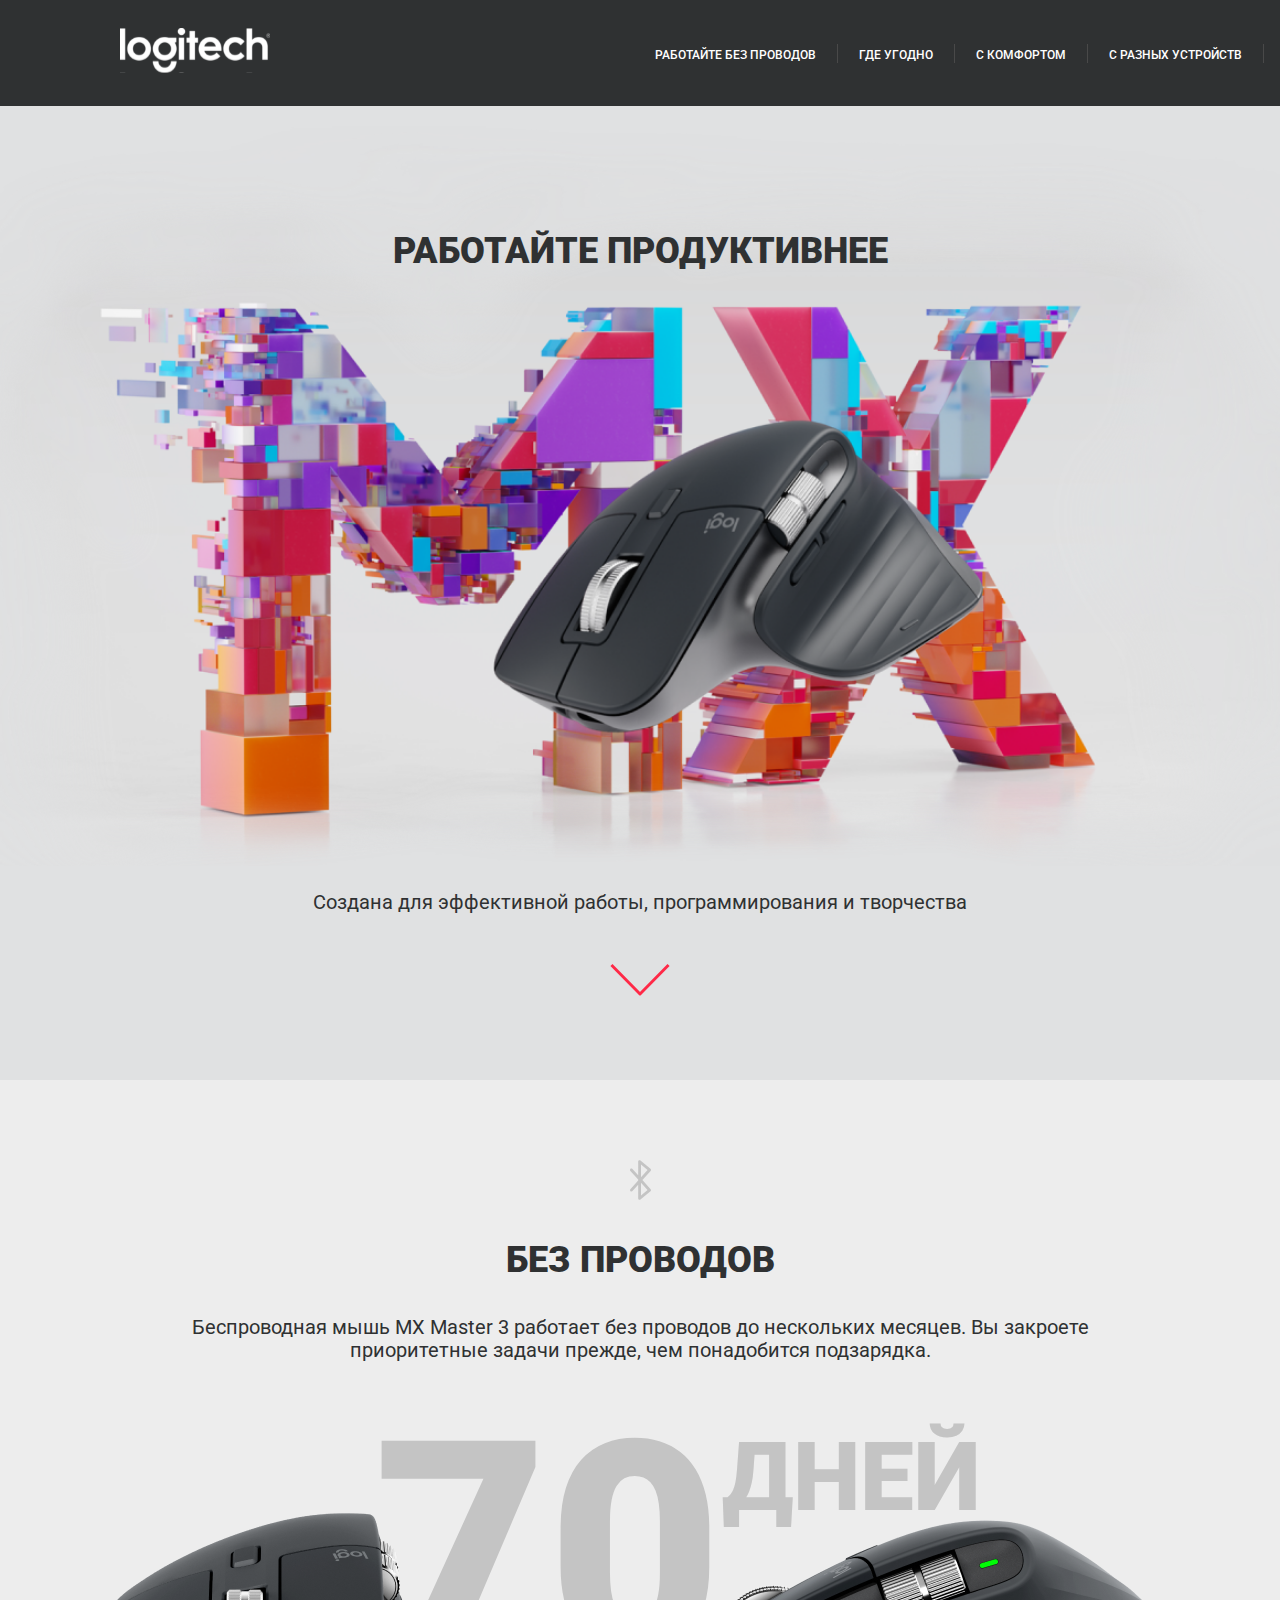
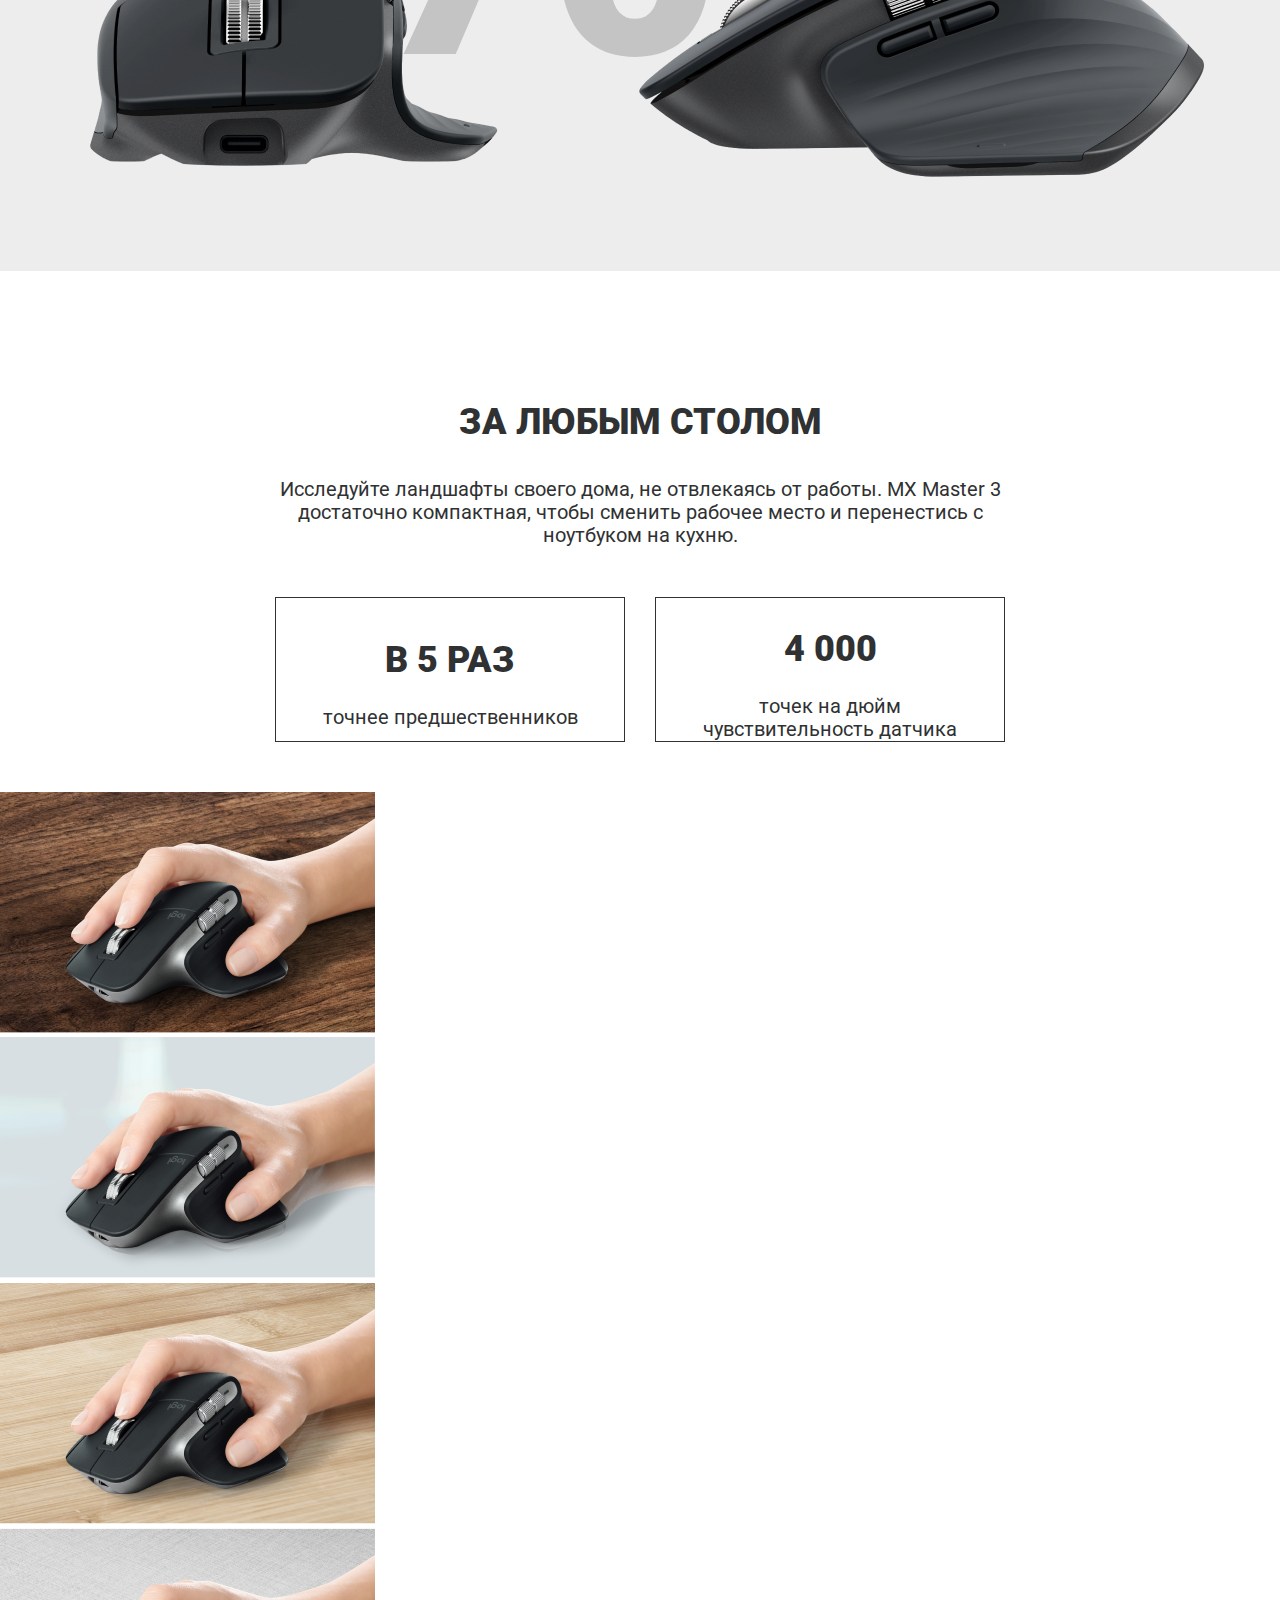
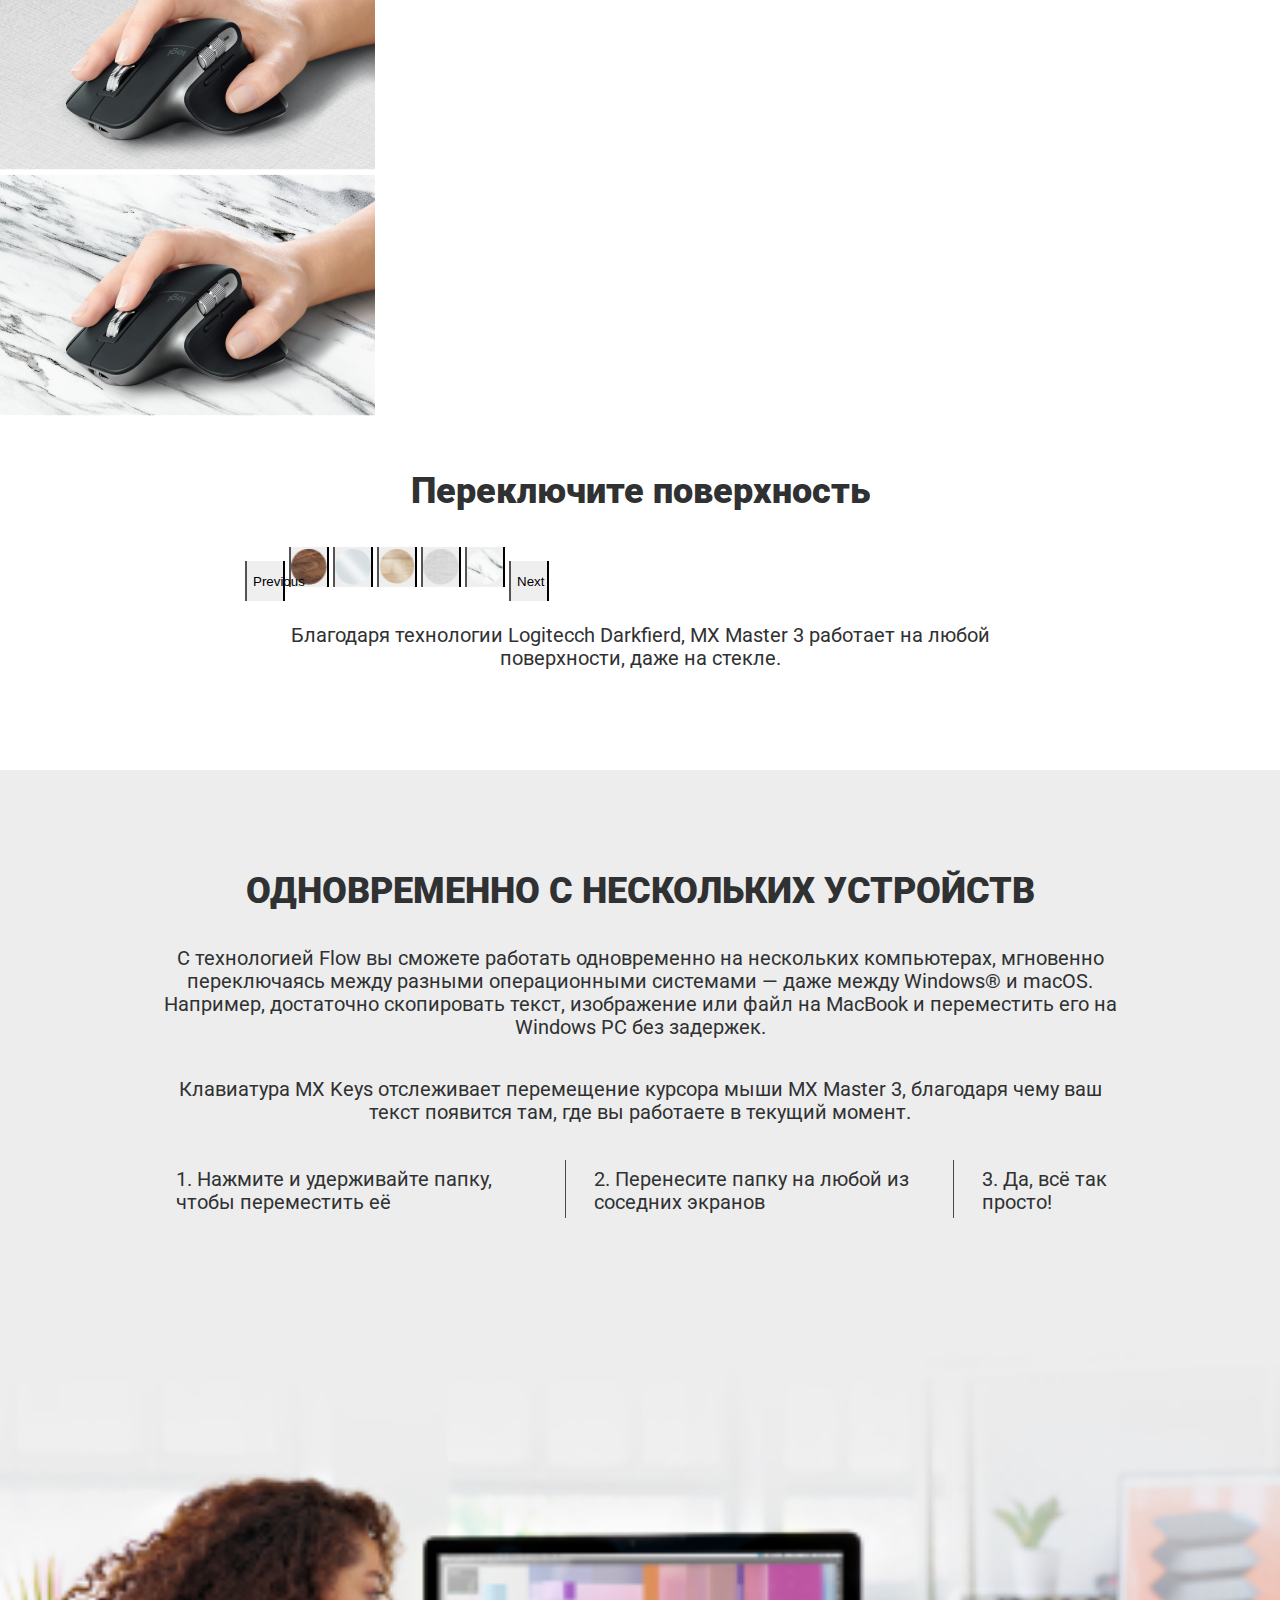
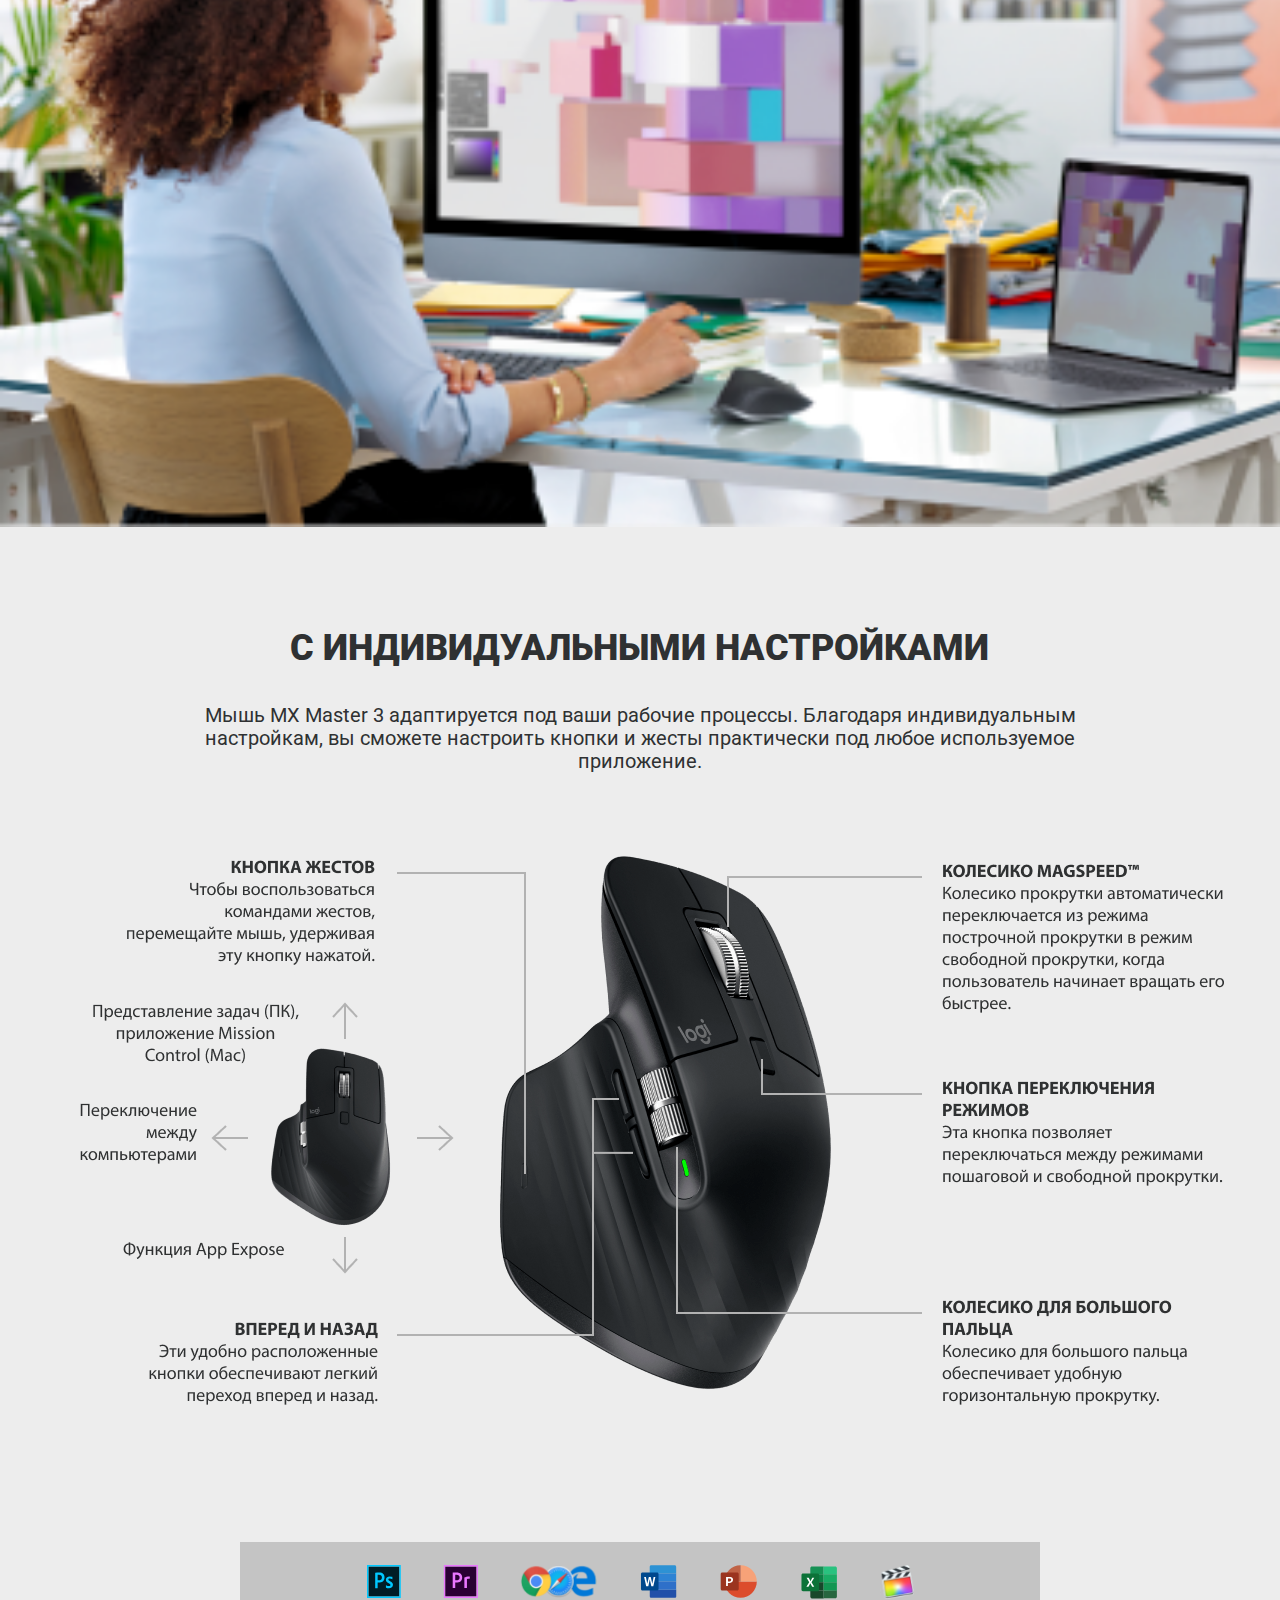
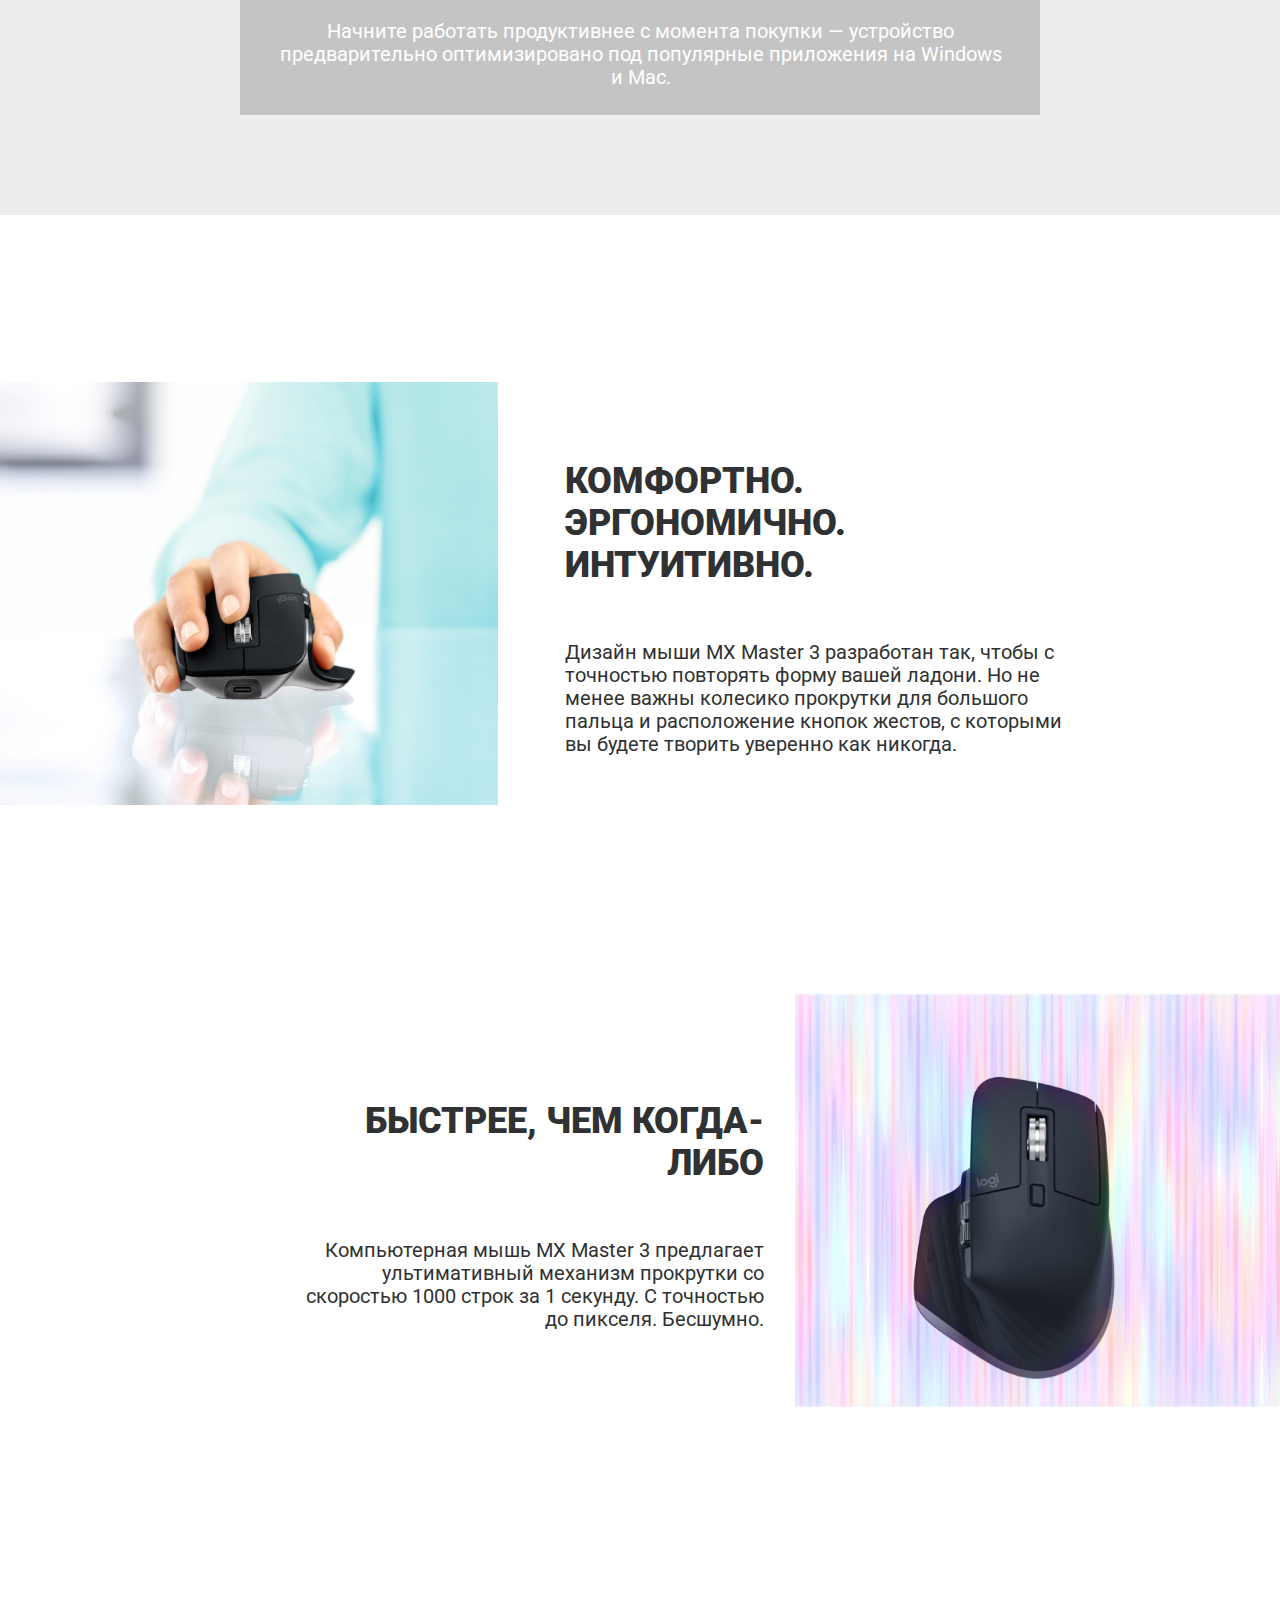
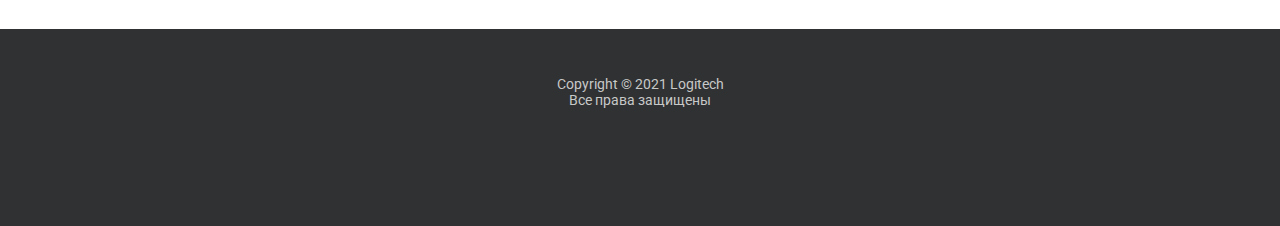
<file: public_html/index.html>
<!DOCTYPE html>
<html lang="en">
<head>
    <meta charset="UTF-8">
    <meta http-equiv="X-UA-Compatible" content="IE=edge">
    <meta name="viewport" content="width=device-width, initial-scale=1.0">
    <title>>MX Master 3</title>
    <link rel="preconnect" href="https://fonts.gstatic.com">
    <link href="https://fonts.googleapis.com/css2?family=Roboto:wght@400;500;900&display=swap" rel="stylesheet">
    <link href="https://cdn.jsdelivr.net/npm/bootstrap@5.0.0-beta2/dist/css/bootstrap.min.css" rel="stylesheet" integrity="sha384-BmbxuPwQa2lc/FVzBcNJ7UAyJxM6wuqIj61tLrc4wSX0szH/Ev+nYRRuWlolflfl" crossorigin="anonymous">
    <link rel="stylesheet" type="text/css" href="style.css">
</head>
<body>
    <section class="top">		
        <header class="header center">
            <input id="toggler" type="checkbox">
            <label class="header__menu-open" for="toggler">
                <div class="header__burger">
                    <svg class="burger-icon" viewBox="0 0 31 20" fill="none" xmlns="http://www.w3.org/2000/svg">
                        <path d="M30.5 18L0.5 18M30.5 10.1311L0.500007 10.1311M30.5 2.2623L0.500038 2.2623" stroke="#2F3132" stroke-width="4"/>
                    </svg>                            
                </div>
            </label>
            <nav class="menu center">
                <a class="logo-margin logo-white-link" href="index.html"><img class="header__logo" src="img/Logo_Logitech 1.svg" alt="logo"></a>
                <div class=menu__mobile>
                    <a class="mobile__nav-link" href="#bluetooth">БЕЗ ПРОВОДОВ</a>
                    <a class="mobile__nav-link" href="#info">ЗА ЛЮБЫМ СТОЛОМ</a>
                    <a class="mobile__nav-link" href="#flow">ОДНОВРЕМЕННО С НЕСКОЛЬКИХ УСТРОЙСТВ</a>
                    <a class="mobile__nav-link" href="#settings">С ИНДИВИДУАЛЬНЫМИ НАСТРОЙКАМИ</a>
                    <a class="mobile__nav-link" href="#mouse">БЫСТРЕЕ, ЧЕМ КОГДА-ЛИБО</a>
                    <a class="mobile__nav-link" href="#ergonomics">КОМФОРТНО.
                        ЭРГОНОМИЧНО. ИНТУИТИВНО.</a>
                </div>
                <div class="menu__desktop">
                    <a class="logo-margin logo-dark-link" href="index.html"><img class="header__logo" src="img/Logo_Logitech_dark 1.svg" alt="logo"></a>
                    <ul class="nav-bar">
                        <li class="nav-item">
                            <a class="desktop__nav-link" href="#bluetooth">РАБОТАЙТЕ БЕЗ ПРОВОДОВ</a>
                        </li>
                        <li class="nav-item">
                            <a class="desktop__nav-link" href="#info">ГДЕ УГОДНО</a>
                        </li>
                        <li class="nav-item">
                            <a class="desktop__nav-link" href="#ergonomics">С КОМФОРТОМ</a>
                        </li>
                        <li class="nav-item">
                            <a class="desktop__nav-link" href="#flow">С РАЗНЫХ УСТРОЙСТВ</a>
                        </li>
                        <li class="nav-item">
                            <a class="desktop__nav-link" href="#settings">В ЛЮБОЕ ВРЕМЯ</a>
                        </li>
                        <li class="nav-item">
                            <a class="desktop__nav-link" href="#mouse">И ЕЩЕ БЫСТРЕЕ</a>
                        </li>
                    </ul>
                </div>
                <label class="header__menu-close" for="toggler">
                    <div>
                        <svg class="close-icon" viewBox="0 0 25 25" fill="none" xmlns="http://www.w3.org/2000/svg">
                            <path d="M23.2393 23.2392L1.60683 1.60667M1.81669 23.0296L23.0299 1.81635" stroke="white" stroke-width="4"/>
                        </svg>
                    </div>
                </label>
            </nav>
        </header>
        <div class="top__img center">
            <h2 class="heading">РАБОТАЙТЕ ПРОДУКТИВНЕЕ</h2>
        </div>
        <p class="text top__text-margin">Создана для эффективной работы, программирования и творчества</p>
        <div class="top__arrow center-content">
            <a href="#bluetooth">
                <svg class="top__svg" viewBox="0 0 42 22" fill="none" xmlns="http://www.w3.org/2000/svg">
                    <path d="M1 1L20.6552 21L40.3103 1" stroke="#FF2947" stroke-width="2" stroke-linejoin="round"/>
								</svg>
            </a>
        </div>
    </section>
    <section class="bluetooth" id="bluetooth">
        <div class="bluetooth__icon center-content">
            <svg class="bluetooth__svg" viewBox="0 0 18 34" fill="none" xmlns="http://www.w3.org/2000/svg">
                <path d="M17.6858 24.8216L10.6287 16.9999L17.6858 9.17916C17.9075 8.93286 18.0206 8.60468 17.9969 8.27192C17.9733 7.93882 17.8161 7.63003 17.5612 7.41826L8.98225 0.27754C8.62269 -0.0218854 8.12554 -0.0847721 7.70464 0.116904C7.28373 0.317716 7.0155 0.746169 7.0155 1.21725V12.9959L2.09065 7.53726C1.64323 7.04108 0.88199 7.00615 0.391729 7.45937C-0.0985325 7.91259 -0.133045 8.68224 0.314764 9.17883L7.0155 16.6057V17.3944L0.31483 24.8216C-0.133373 25.3174 -0.0988606 26.0875 0.391794 26.5411C0.882449 26.9947 1.64297 26.9597 2.09071 26.4628L7.01517 21.0049V32.7828C7.01517 33.2534 7.28379 33.6822 7.70431 33.8835C7.86788 33.9614 8.04346 34 8.21786 34C8.49166 34 8.76265 33.9058 8.98232 33.7233L17.5612 26.5824C17.8161 26.3703 17.9733 26.0615 17.9969 25.7288C18.0205 25.3961 17.9083 25.0678 17.6858 24.8216ZM9.42081 3.79435L15.0552 8.48375L9.42081 14.7287V3.79435ZM9.42081 30.2056V19.2716L15.0552 25.5162L9.42081 30.2056Z" fill="#C4C4C4"/>
            </svg>
        </div>
        <h2 class="heading">БЕЗ ПРОВОДОВ</h2>
        <p class="text text-margin center">Беспроводная мышь MX Master 3 работает без проводов до нескольких месяцев. Вы закроете приоритетные задачи прежде, чем понадобится подзарядка.</p>
        <div class="center_bluetooth">
            <div class="bluetooth__img">
                <h3 class="bluetooth__heading"><span class="bluetooth__heading_day">70</span>
                    <span class="bluetooth__heading_day-mini"> дней</span></h3>
            </div>    
        </div>
    </section>
    <section class="info" id="info">
        <h2 class="heading">ЗА ЛЮБЫМ СТОЛОМ</h2>
        <p class="text info__text">Исследуйте ландшафты своего дома, не отвлекаясь от работы.
MX Master 3 достаточно компактная, чтобы сменить рабочее место и перенестись с ноутбуком на кухню.</p>
        <div class="info__content">
            <div class="info__item">
                <h2 class="heading info__item-heading">В 5 раз</h2>
                <p class="text">точнее
предшественников</p>
            </div>
            <div class="info__item">
                <h2 class="heading info__item-heading">4 000</h2>
                <p class="text">точек на дюйм
чувствительность датчика</p>
            </div>
        </div>
        <div id="info__carousel" class="carousel slide info__slider" data-bs-ride="carousel">
            <div class="carousel-inner  info__carousel-inner">
                <div class="carousel-item active">
                    <img src="img/wood.png" class="d-block w-100" alt="wood">
                </div>
                <div class="carousel-item">
                    <img src="img/glass.png" class="d-block w-100" alt="glass">
                </div>
                <div class="carousel-item">
                    <img src="img/linoleum.png" class="d-block w-100" alt="linoleum">
                </div>
                <div class="carousel-item">
                    <img src="img/cloth.png" class="d-block w-100" alt="cloth">
                </div>
                <div class="carousel-item">
                    <img src="img/marble.png" class="d-block w-100" alt="marble">
                </div>
            </div>
            <h3 class="heading info__heading">Переключите поверхность</h3>
            <div class="carousel-indicators info__indicators">
                <button class="carousel-control-prev" type="button" data-bs-target="#info__carousel"  data-bs-slide="prev">
                    <span class="carousel-control-prev-icon" aria-hidden="true"></span>
                    <span class="visually-hidden">Previous</span>
                </button>
                    <button type="button" data-bs-target="#info__carousel" data-bs-slide-to="0" class="active info__btn1 info__carousel-btn" aria-current="true" aria-label="Slide 1"></button>
                <button type="button" data-bs-target="#info__carousel" data-bs-slide-to="1" class="info__btn2 info__carousel-btn" aria-label="Slide 2"></button>
                <button type="button" data-bs-target="#info__carousel" data-bs-slide-to="2" class="info__btn3 info__carousel-btn" aria-label="Slide 3"></button>
                <button type="button" data-bs-target="#info__carousel" data-bs-slide-to="3" class="info__btn4 info__carousel-btn" aria-label="Slide 4"></button>
                <button type="button" data-bs-target="#info__carousel" data-bs-slide-to="4" class="info__btn5 info__carousel-btn" aria-label="Slide 5"></button>
                <button class="carousel-control-next" type="button" data-bs-target="#info__carousel"  data-bs-slide="next">
                    <span class="carousel-control-next-icon" aria-hidden="true"></span>
                    <span class="visually-hidden">Next</span>
                </button>
                    </div>
        </div>
        <p class="text text-margin text_info">Благодаря технологии Logitecch Darkfierd,
MX Master 3 работает на любой поверхности, даже на стекле.</p>
    </section>
    <section class="flow flow_center" id="flow">
        <h2 class="heading">ОДНОВРЕМЕННО С НЕСКОЛЬКИХ УСТРОЙСТВ</h2>
        <p class="text text-margin flow-text-p">С технологией Flow вы сможете работать одновременно на нескольких компьютерах, мгновенно
переключаясь между разными операционными системами — даже между Windows® и macOS.
Например, достаточно скопировать текст, изображение или файл на MacBook и переместить его
на Windows PC без задержек.</p>
        <br>
        <p class="text text-margin flow-text-p">Клавиатура MX Keys отслеживает перемещение курсора мыши MX Master 3, благодаря чему ваш
текст появится там, где вы работаете в текущий момент.</p>
        <ol class="flow__ol">
            <li class="text flow-text">Нажмите и удерживайте
папку, чтобы переместить её</li>
            <li class="text flow-text">Перенесите папку на любой
из соседних экранов</li>
            <li class="text flow-text">Да, всё так просто!</li>
        </ol>
    </section>
    <section class="settings center" id="settings">
        <h2 class="heading settings__heading">С ИНДИВИДУАЛЬНЫМИ НАСТРОЙКАМИ</h2>
        <p class="text text-margin settings__text-p">Мышь MX Master 3 адаптируется под ваши рабочие процессы. Благодаря
индивидуальным настройкам, вы сможете настроить кнопки и жесты практически
под любое используемое приложение.</p>
        <div class="settings__slider__img">
            <img src="img/744aa55 1.png" alt="slider">
        </div>
        <div id="settings-slider" class="carousel slide settings__slider" data-bs-ride="carousel">
            <div class="carousel-indicators">
                <button type="button" data-bs-target="#settings-slider" data-bs-slide-to="0" class="active" aria-current="true" aria-label="Slide 1"></button>
                <button type="button" data-bs-target="#settings-slider" data-bs-slide-to="1" aria-label="Slide 2"></button>
                <button type="button" data-bs-target="#settings-slider" data-bs-slide-to="2" aria-label="Slide 3"></button>
                <button type="button" data-bs-target="#settings-slider" data-bs-slide-to="3" aria-label="Slide 4"></button>
                <button type="button" data-bs-target="#settings-slider" data-bs-slide-to="4" aria-label="Slide 5"></button>
                <button type="button" data-bs-target="#settings-slider" data-bs-slide-to="5" aria-label="Slide 6"></button>
            </div>
            <div class="carousel-inner">
                <div class="carousel-item active">
                    <img src="img/f370c2e.png" class="d-block w-100" alt="f370c2e">
                </div>
                <div class="carousel-item">
                    <img src="img/fecdd75.png" class="d-block w-100" alt="fecdd75">
                </div>
                <div class="carousel-item">
                    <img src="img/b74bcf9.png" class="d-block w-100" alt="b74bcf9">
                </div>
                <div class="carousel-item">
                    <img src="img/c075726.png" class="d-block w-100" alt="c075726">
                </div>
                <div class="carousel-item">
                    <img src="img/e987ca8.png" class="d-block w-100" alt="e987ca8">
                </div>
                <div class="carousel-item">
                    <img src="img/f8bf6eb.png" class="d-block w-100" alt="f8bf6eb">
                </div>
            </div>
        </div>
        <div class="settings__content">
            <div class="settings__icons">
                <img class="settings__img" src="img/photoshop.svg" alt="photoshop">
                <img class="settings__img" src="img/pr.svg" alt="Pr">
                <img class="settings__img" src="img/browser.svg" alt="browser">
                <img class="settings__img" src="img/word.svg" alt="word">
                <img class="settings__img" src="img/power_point.svg" alt="power point">
                <img class="settings__img" src="img/excel.svg" alt="excel">
                <img class="settings__img" src="img/app.svg" alt="app">
            </div>
            <p class="text text-settings">Начните работать продуктивнее с момента покупки — устройство
предварительно оптимизировано под популярные приложения
на Windows и Mac.</p>
        </div>
    </section>
    <section class="ergonomics ergonomics_center" id="ergonomics">
        <div class="ergonomics__text ergonomics__item">
						<h2 class="heading">КОМФОРТНО.
ЭРГОНОМИЧНО. ИНТУИТИВНО.</h2>
						<p class="text text-margin text-ergonomics">Дизайн мыши MX Master 3 разработан так, чтобы с точностью повторять форму вашей ладони. Но не менее важны колесико прокрутки для большого пальца
и расположение кнопок жестов, с которыми вы будете творить уверенно как никогда.</p>
        </div>
        <div class="ergonomics__img ergonomics__item"></div>
    </section>
		<section class="mouse mouse_center" id="mouse">
			<div class="mouse__text mouse__item">
				<h2 class="heading mouse__heading">БЫСТРЕЕ, ЧЕМ КОГДА-ЛИБО</h2>
				<p class="text text-margin text-mouse">Компьютерная мышь MX Master 3 предлагает ультимативный
механизм прокрутки со скоростью 1000 строк за 1 секунду.
С точностью до пикселя. Бесшумно.</p>
			</div>
			<div class="mouse__img mouse__item"></div>
		</section>
    <footer class="footer">
        Copyright &copy; 2021 Logitech<br>
				Все права защищены
    </footer>
    <script src="https://cdn.jsdelivr.net/npm/bootstrap@5.0.0-beta2/dist/js/bootstrap.bundle.min.js" integrity="sha384-b5kHyXgcpbZJO/tY9Ul7kGkf1S0CWuKcCD38l8YkeH8z8QjE0GmW1gYU5S9FOnJ0" crossorigin="anonymous"></script>
</body>
</html>
</file>
<file: public_html/style.css>
html, body {
	margin:0;
	padding: 0;
}
body {
	font-family: 'Roboto', sans-serif;
}
.heading {
	font-style: normal;
	font-weight: 900;
	font-size: 20px;
	line-height: 23px;
	text-align: center;
	color: #2F3132;
	margin-bottom: 20px;
}
.text {
	font-style: normal;
	font-weight: normal;
	font-size: 14px;
	line-height: 16px;
	text-align: center;
	color: #2F3132;
	margin-bottom: 0;
}
.text-margin {
	margin-left: 34px;
	margin-right: 33px;
}
.top {
	background-color: #E0E1E2;
	padding-bottom: 48px;
}
.header {
	height: auto;
	position:relative;
	padding-top: 25px;
	z-index: 100;
}
.header__logo {
	width: 130px;
}
.logo-margin {
	display: block;
    margin-left: calc(50% - 65px);
    margin-right: calc(50% - 65px);
}
.logo-white-link {
	padding-top: 25px;
}
.menu {
	position: relative;
	width: 100%;
	height: 599px;
	background-color: #2F3132;
	position:absolute;
	left: -100vw;
	top:0;
	transition: left 0.5s;
}
.menu__mobile {
	margin-left: 26px;
	margin-right: 28px;
	margin-top: 70px;
	display: flex;
	flex-direction: column;
	align-items: center;
}
.mobile__nav-link {
	text-decoration: none;
	color: #C4C4C4;
	font-weight: 900;
	font-size: 20px;
	line-height: 23px;
	text-align: center;
	padding-bottom: 32px;
}
.mobile__nav-link:last-child {
	padding-bottom: 0;
}
.mobile__nav-link:hover {
	text-decoration: underline;
	color: #FFFFFF;
}
#toggler {
	display: none;
}
#toggler:checked ~ .menu {
	left: 0;
}
.burger-icon {
	width: 31px;
	height: 20px;
}
.close-icon {
	width: 25px;
	height: 25px;
}
.header__menu-open {
	position: absolute;
	top: 25px;
	right: 28px;
}
.header__menu-close {
	position: absolute;
	top: 27px;
	right: 28px;
}

.desktop__nav-link {
	text-decoration: none;
	color: #FFFFFF;
}
.menu__desktop {
	display: none;
}
.top__img {
	margin-top: 94px;
	height: 230px;
	background-image: url("img/MX-Master 1.png");
	background-size: contain;
	background-repeat: no-repeat;
	background-position: center;
	margin-bottom: 67px;
}
.top__svg {
	width: 42px;
	height: 22px;
}
.top__arrow {
	margin-top: 40px;
}
.bluetooth__svg {
	width: 18px;
	height: 34px;
}
.center-content {
	display: flex;
	justify-content: center;	
}
.top__text-margin{
	margin-left: 59px;
	margin-right: 59px;
}
.bluetooth {
	background-color: #EDEDED;
	padding-top: 42px;
	padding-bottom: 18px;
}
.bluetooth__icon {
	margin-bottom: 27px;
}
.bluetooth__img {
	height: 288px;
	background-image: url("img/High_Resolution_PNG-MX Master 3 LEFT GRAPHITE 1.png");
	background-repeat: no-repeat;
	background-size: contain;
	background-position: center bottom;
}
.bluetooth__heading {
	font-style: normal;
	font-weight: 900;
	font-size: 60px;
	line-height: 70px;
	text-align: center;
	text-transform: uppercase;
	color: #C4C4C4;
	margin-top: 31px;
}
.info {
	background-color: #FFFFFF;
	padding-top: 70px;
	padding-bottom: 63px;
}
.info__heading{
	font-size: 14px;
	line-height: 16px;
}
.info__content {
	margin-top: 30px;
	margin-bottom: 28px;
	display: flex;
	justify-content: center;
	gap: 6px;
}
.info__item{
	border: 1px solid #2F3132;
	flex-basis: 166px;
	min-height: 94px;
	padding-left: 18px;
	padding-right: 18px;
	display: flex;
	flex-direction: column;
	justify-content: center;
}
.info__item-heading {
	font-style: normal;
	font-weight: 900;
	font-size: 20px;
	line-height: 23px;
	text-align: center;
	text-transform: uppercase;
	color: #2F3132;
	margin-bottom: 5px;
}
.info__text {
	margin-left: 67px;
	margin-right: 61px;
}
.carousel {
	margin-bottom: 20px;
}
.info__carousel-inner {
	margin-bottom: 28px;
}
.info__indicators {
	position: relative;
	justify-content: space-around;
	margin-left: 17px;
	margin-right: 16px;
}
.carousel-control-next, .carousel-control-prev {
	position: relative;
}
.carousel-control-next:hover, .carousel-control-prev:hover {
	opacity: 1;
}
.carousel-control-prev-icon {
    background-image: url(img/arrow-left.svg);
	background-size: 13px;
	background-position-x: right;
}
.carousel-control-next-icon {
    background-image: url(img/arrow-right.svg);
	background-size: 13px;
	background-position-x: left;
}
.info__indicators [data-bs-target] {
	width: 30px;
    height: 30px;
	border-top: none;
	border-bottom: none;
	background-size: contain;
	margin-right:0;
	margin-left: 0;
}
.info__btn1 {
	background-image: url(img/wood-texture.png);
} 
.info__btn2 {
	background-image: url(img/glass-texture.png);
} 
.info__btn3 {
	background-image: url(img/linoleum-texture.png);
} 
.info__btn4 {
	background-image: url(img/cloth-texture.png);
} 
.info__btn5 {
	background-image: url(img/marble-texture.png);
} 
.info__carousel-btn {
	background-repeat: no-repeat;
	background-position: center;
}
.flow {
	padding-top: 70px;
	padding-bottom: 219px;
	background: #EDEDED;
	background-image: url("img/High_Resolution_JPG-MX Lifestyle 2346 1.png");
	background-repeat: no-repeat;
	background-size: contain;
	background-position: center bottom;
}
.flow__ol {
	margin-top: 36px;
	padding-left: 54px;
}
.flow-text {
	margin-bottom: 23px;
	text-align: left;
	width: 224px;
}
.settings {
	background-color: #EDEDED;
	padding-top: 70px;
}
.settings__slider__img {
	display: none;
}
.settings__slider {
	margin: 35px 22px 95px 23px;
}
.settings__content {
	background-color: #C4C4C4;
	padding: 23px 22px 26px 29px;
}
.settings__icons {
	display: flex;
	justify-content: space-between;
	margin-bottom: 20px;
}
.text-settings {
	color: #FFFFFF;
	margin-left: 5px;
	margin-right: 11px;
}
.ergonomics {
	padding-top: 70px;
	padding-bottom: 70px;
}
.ergonomics__text {
	padding-bottom: 20px;
}
.ergonomics__img {
	background-image: url("img/image 1.png");
	background-repeat: no-repeat;
	background-size: contain;
	background-position: center;
	height: 310px;	
}
.mouse__text {
	padding-bottom: 20px;
}
.mouse__img {
	background-image: url("img/image 2.png");
	background-repeat: no-repeat;
	background-size: contain;
	background-position: center;
	height: 310px;
}
.footer{
	background: #2F3132;
	height: 75px;
	font-style: normal;
	font-weight: normal;
	font-size: 7px;
	line-height: 8px;
	text-align: center;
	color: #C7C8C8;
	padding-top: 22px;
}
@media (min-width: 768px){
	.top {
    	padding-bottom: 80px;
	}
	.header {
		padding-top: 64px;
	}
	.menu {
		height: 1165px;
	}	
	.header__menu-open, .header__menu-close {
		top: 64px;
	}
	.header__logo {
		width: 240px;
	}
	.logo-margin {
		margin-left: calc(50% - 120px);
		margin-right: calc(50% - 120px);
	}
	.logo-white-link {
		padding-top: 64px;
	}
	.menu__mobile {
		padding-left: calc(50% - 318px);
		padding-right: calc(50% - 318px);
	}
	.mobile__nav-link {
		font-size: 40px;
		line-height: 47px;
		padding-bottom: 59px;
	}	
	.top__img {
		margin-top: 160px;
    	height: 514px;
		margin-bottom: 124px;
	}
	.heading {
		font-size: 40px;
    	line-height: 47px;
		margin-bottom: 30px;
	}
	.text {
		font-size: 24px;
    line-height: 28px;
	}
	.top__text-margin{
		margin-left: 154px;
		margin-right: 155px;
	}
	.top__svg {
		width: 61px;
		height: 33px;
	}
	.top__arrow {
    margin-top: 76px;
	}	
	.bluetooth{
		padding-top: 80px;
    padding-bottom: 0;
	}
	.bluetooth__icon {
    margin-bottom: 39px;
	}
	.text-margin {
    margin-left: 77px;
    margin-right: 77px;
	}
	.bluetooth__heading {
		font-size: 150px;
    line-height: 176px;
		margin-top: 76px;
	}
	.bluetooth__img {
    height: 597px;
		margin-left: 39px;
		margin-right: 19px;
	}
	.info {
		padding-bottom: 61px;
	}
	.info__text {
    margin-left: 77px;
    margin-right: 77px;
	}
	.info__content {
    margin-top: 50px;
    margin-bottom: 50px;
		gap: 30px;
	}
	.info__item {
		flex-basis: 300px;
		min-height: 170px;
	}
	.info__item-heading {
		margin-bottom: 5px;
	}
	.info__heading {
		font-size: 24px;
    line-height: 28px;
	}
	.carousel {
		margin-bottom: 23px;
	}
	.info__carousel-inner{
		margin-bottom: 50px;
	}
	.info__indicators {
		margin-left: 245px;
		margin-right: 245px;
	}
	.info__indicators [data-bs-target] {
		width: 40px;
		height: 40px;
	}
	.carousel-control-prev-icon, .carousel-control-next-icon {
		background-size: 17px;
	}
	.flow {
		padding-left: 64px;
		padding-right: 65px;
		padding-bottom: 498px;
	}
	.flow-text-p {
		margin-left: 0;
		margin-right: 0;
	}
	.flow__ol {
		display: flex;
		list-style-position: inside;
		padding-left: 0;
	}
	.flow-text {
		width: auto;
		padding: 8px 21px 4px 28px;
		border-left: 1px solid #494949;
		font-size: 20px;
    line-height: 23px;
	}
	.flow-text:first-child {
		border-left: none;
		padding-left: 0;
	}
	.flow-text:last-child {
		padding-right: 0;
	}
	.settings {
		padding-bottom: 70px;
	}
	.settings__slider {
    margin: 54px 198px 150px;
	}
	.settings__content, .settings__heading,.settings__text-p  {
		margin-left: 64px;
		margin-right: 65px;
	}
	.settings__icons {
		margin-right: 104px;
		margin-left: 98px;
	}
	.settings__img {
		height: 35px;
	}
	.text-settings {
		font-size: 20px;
		line-height: 23px;
	}
	.text-ergonomics {
		margin-left: 0;
		margin-right: 0;
	}
	.ergonomics__text {
		padding-left: 67px;
		padding-right: 65px;
		padding-bottom: 50px;
	}
	.mouse__text {
		padding-bottom: 50px;
	}
	.mouse__heading {
		padding-left: calc(50% - 176px);
		padding-right: calc(50% - 176px);
	}
	.text-mouse {
		padding-left: 67px;
		padding-right: 65px;
	}
	.ergonomics__img, .mouse__img {
		height: 549px;
	}
	.ergonomics__img {
		background-image: url("img/image\ 1_894.png");
	}
	.mouse__img {
		background-image: url("img/image\ 2_894.png");
	}
	.footer {
		font-size: 14px;
		line-height: 16px;
		height: 150px;
		padding-top: 47px;
	}
}
@media (min-width: 1024px) {
	.center {
		padding-left: calc(50% - 580px);
		padding-right: calc(50% - 580px);		
	}
	.heading {
		font-size: 36px;
		line-height: 42px;
		margin-bottom: 35px;
	}
	.text {
		font-size: 20px;
		line-height: 23px;
	}
	.top {
		padding-top: 100px;
	}
	.header {
		position: fixed;
		top:0;
		width: 100%;
		display:flex;
		align-items: center;
		padding-top: 0;
		height: 100px;
	}
	.menu {
		left: 0;
		height: auto;
		display: flex;
		justify-content: space-between;
		padding-top: 28px;
		padding-bottom: 27px;
	}
	.menu__desktop {
		display: flex;		
		align-items: center;
	}
	.nav-bar {
		list-style-type: none;
		display: flex;
	}
	.nav-item {
		border-right: 1px solid #494949;
		padding-left: 21px;
		padding-right: 21px;
	}
	.nav-item:first-child {
		padding-left: 0;
	}
	.nav-item:last-child {
		padding-right: 0;
		border-right: none;
	}
	.menu__mobile {
		display: none;
	}
	.header__menu-open {
		display: none;
	}
	.header__menu-close {
		display: none;
	}
	.logo-dark-link {
		display: none;
	}
	.logo-white-link {
		display: block;
		margin-left: 0;
		margin-right: 0;
		padding-top: 0;		
	}
	.header__logo {
		width: 150px;
	}
	.desktop__nav-link {
		color: #FFFFFF;
		font-weight: 500;
		font-size: 12px;
		line-height: 14px;
		border-bottom: none;		
	}
	.desktop__nav-link:hover {
		color: #FFFFFF;
		text-decoration:none;
		border-bottom: 1px solid #FFFFFF;
		padding-bottom: 7px;
	}
	.top__img {
		margin-top: 20px;
		margin-bottom: 8px;
		padding-top: 80px;
		background-image: url(img/MX-Master.png);
		height: 671px;
	}
	.top__arrow {
		margin-top: 49px;
	}
	.bluetooth__svg {
		width: 21px;
		height: 40px;
	}
	.bluetooth__img {
		height: 426px;
		background: url("img/High_Resolution_PNG-MX Master 3 FRONT GRAPHITE 1.png") no-repeat 0 119px, 
		url("img/High_Resolution_PNG-MX Master 3 LEFT GRAPHITE 2.png") no-repeat right 119px;
		margin-left: 0;
		margin-right: 0;
	}
	.bluetooth {
		padding-bottom: 69px;
	}
	.center_bluetooth {
		padding-left: calc(50% - 622px);
		padding-right: calc(50% - 622px);
	}
	.bluetooth__heading {
		margin-top: 14px;
	}
	.bluetooth__heading_day {
		font-size: 300px;
		line-height: 352px;
		padding-left: 75px;
	}
	.bluetooth__heading_day-mini {
		padding-top: 45px;
	}
	.bluetooth__heading {
		font-size: 96px;
		line-height: 112px;
		display: flex;
		justify-content: center;
	}
	.info {
		padding-top: 100px;
		padding-bottom: 100px;
	}
	.info__text {
		width: 765px;
		margin: auto;
	}
	.info__item {
		min-height: 140px;
		padding-left: 24px;
		padding-right: 24px;
	}
	.info__item-heading {
		margin-bottom: 5px;
	}
	.info__slider {
		padding-left: calc(50% - 640px);
		padding-right: calc(50% - 640px);
	}
	.text_info {
		width: 765px;
		margin: auto;
	}
	.flow {
		padding-bottom: 870px;
	}
	.flow_center {
		padding-left: calc(50% - 479px);
		padding-right: calc(50% - 479px);
	}
	.flow__ol {
		margin-left: 15px;
	}
	.settings {
		padding-bottom: 100px;
	}
	.settings__slider {
		display: none;
	}
	.settings__text-p {
		width: 958px;
		margin: auto;
	}
	.settings__slider__img {
		display: flex;
    	justify-content: center;
    	padding-top: 71px;
	}
	.settings__content {
		width: 749px;
		margin: auto;
	}
	.ergonomics_center, .mouse_center {
		padding-left: calc(50% - 655px);
		padding-right: calc(50% - 655px);
	}
	.ergonomics__item, .mouse__item {
		height: 557px;
		width: 50%;
		display: flex;
		flex-direction: column;
		justify-content: center;
	}
	.ergonomics {
		display: flex;
		flex-flow: row-reverse;
		padding-top: 100px;
		padding-bottom: 0;
	}
	.ergonomics__img {
		background-image: url("img/image 1_desctop.png");
	}
	.ergonomics__text {
		padding-right: 217px;
	}
	.ergonomics__text .heading{
		text-align: left;
	}
	.ergonomics__text .text {
		text-align: left;
	}
	.mouse {
		display: flex;
		padding-bottom: 100px;
	}
	.mouse__img {
		background-image: url("img/image 2_desktop.png");
	}
	.text-mouse {
		padding-left: 0;
		padding-right: 0;
	}
	.mouse__text {
		padding-right: 31px;
		padding-left: 278px;
	}
	.mouse__text .heading{
		text-align: right;
		padding-left:0;
		padding-right: 0;
	}
	.mouse__text .text {
		text-align: right;
		margin-left: 0;
		margin-right: 0;
	}

}
</file>
